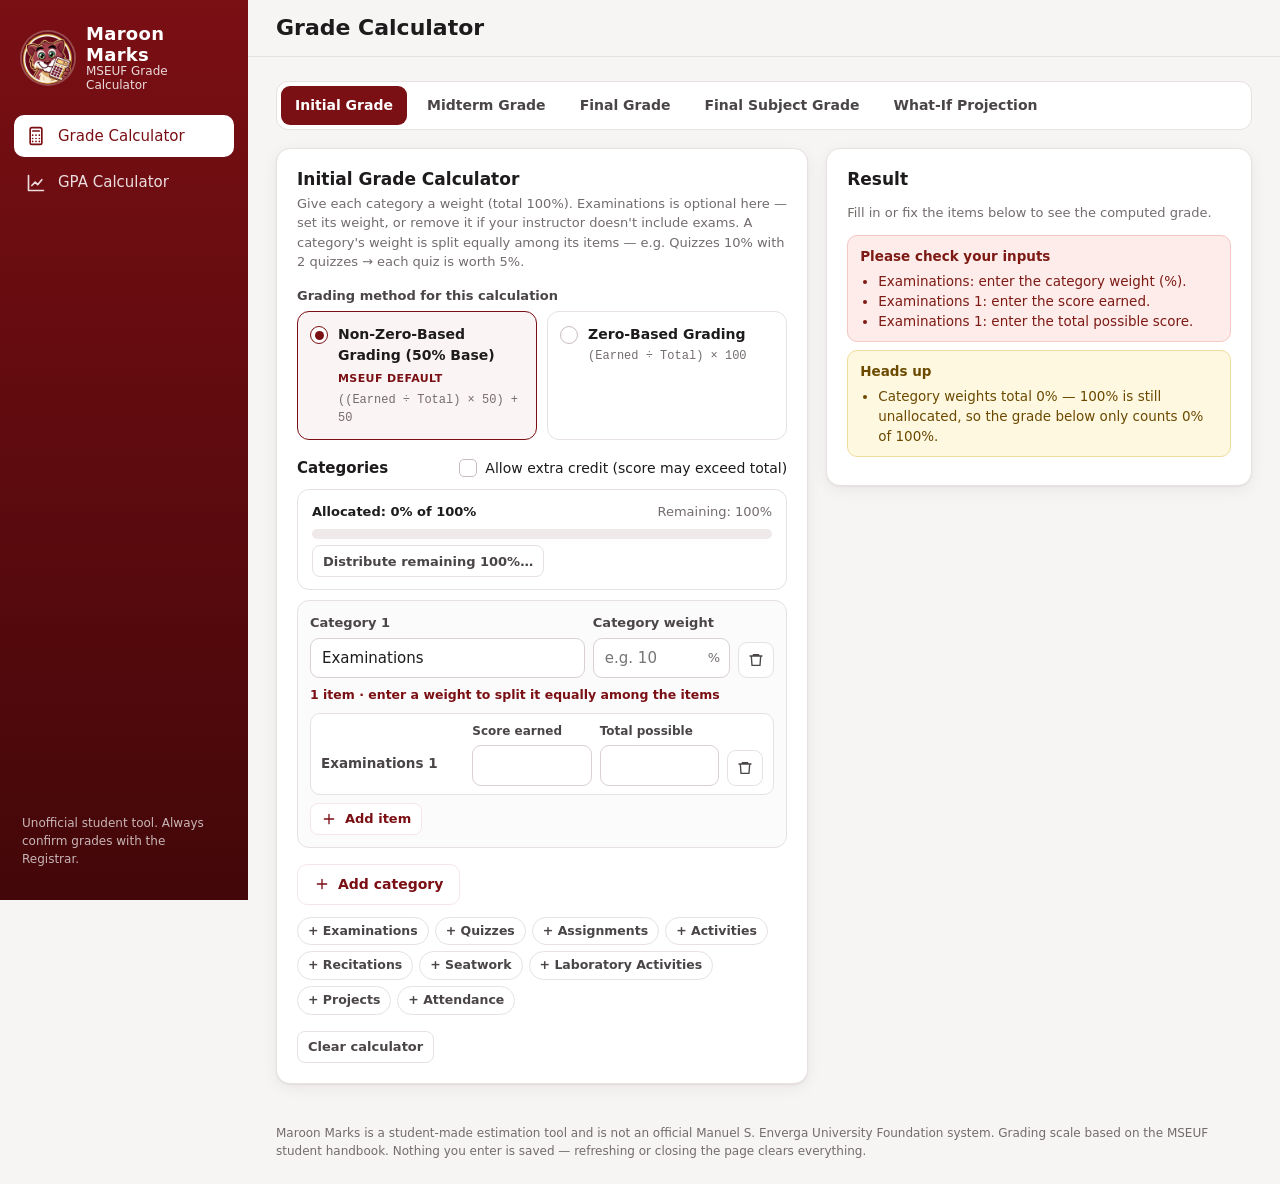
<file: source/index.html>
<!DOCTYPE html>
<html lang="en">
<head>
  <meta charset="UTF-8">
  <meta name="viewport" content="width=device-width, initial-scale=1.0">
  <meta name="theme-color" content="#7a0f14">
  <meta name="description" content="Maroon Marks — MSEUF grade calculator: compute initial, midterm, final and final subject grades, GPA and scholar classification.">
  <title>Maroon Marks</title>
  <link rel="icon" type="image/png" href="assets/favicon.png">
  <link rel="stylesheet" href="style.css">
  <script src="script.js" defer></script>
</head>
<body>
  <a class="skip-link" href="#main">Skip to content</a>

  <div class="app">
    <!-- Sidebar (desktop) -->
    <aside class="sidebar" aria-label="Main navigation">
      <div class="brand">
        <img class="brand-logo" src="assets/logo.png" alt="" width="52" height="52">
        <div class="brand-text">
          <strong>Maroon Marks</strong>
          <span>MSEUF Grade Calculator</span>
        </div>
      </div>
      <nav class="nav" id="sideNav"></nav>
      <p class="sidebar-foot">Unofficial student tool. Always confirm grades with the Registrar.</p>
    </aside>

    <div class="content">
      <header class="topbar">
        <div class="topbar-brand">
          <img class="brand-logo sm" src="assets/logo.png" alt="" width="34" height="34">
          <strong>Maroon Marks</strong>
        </div>
        <h1 id="pageTitle" class="page-title">Grade Calculator</h1>
      </header>

      <main id="main" tabindex="-1">
        <section class="view" id="view-calculator" data-title="Grade Calculator"></section>
        <section class="view" id="view-gpa" data-title="GPA Calculator"></section>
      </main>

      <footer class="app-footer">
        Maroon Marks is a student-made estimation tool and is not an official Manuel S. Enverga University Foundation system.
        Grading scale based on the MSEUF student handbook. Nothing you enter is saved — refreshing or closing the page clears everything.
      </footer>
    </div>

    <!-- Bottom navigation (mobile) -->
    <nav class="bottom-nav" id="bottomNav" aria-label="Main navigation"></nav>
  </div>

  <!-- Modal -->
  <div class="modal-backdrop" id="modal" hidden>
    <div class="modal" role="dialog" aria-modal="true" aria-labelledby="modalTitle">
      <div class="modal-head">
        <h2 id="modalTitle"></h2>
        <button class="icon-btn" data-modal-close aria-label="Close">&times;</button>
      </div>
      <div class="modal-body" id="modalBody"></div>
      <div class="modal-foot" id="modalFoot"></div>
    </div>
  </div>

  <div class="toast-wrap" id="toasts" aria-live="polite"></div>
</body>
</html>
</file>
<file: source/style.css>
/* =========================================================
   Maroon Marks — styles
   Palette: MSEUF Maroon & White (institutional colors)
   ========================================================= */
:root {
  --maroon: #7a0f14;
  --maroon-800: #5e0b0f;
  --maroon-900: #430709;
  --maroon-600: #96202a;
  --maroon-100: #f6e6e7;
  --maroon-50: #fbf4f4;
  --white: #ffffff;

  --ink: #1d1b1c;
  --ink-2: #4a4546;
  --ink-3: #736c6d;
  --line: #e7e1e1;
  --surface: #ffffff;
  --bg: #f7f4f4;

  /* Status colors (always paired with text labels) */
  --excellent: #17663f;
  --excellent-bg: #e6f4ec;
  --pass: #1f4f7a;
  --pass-bg: #e7eff7;
  --fail: #b3261e;
  --fail-bg: #fdecea;
  --inc: #8a5300;
  --inc-bg: #fff3dc;
  --drp: #4b4b4b;
  --drp-bg: #ececec;
  --review: #6b4a00;
  --review-bg: #fff8e1;

  --radius: 14px;
  --radius-sm: 10px;
  --shadow: 0 1px 2px rgba(40, 10, 12, .06), 0 4px 16px rgba(40, 10, 12, .06);
  --font: "Segoe UI", system-ui, -apple-system, Roboto, "Helvetica Neue", Arial, sans-serif;
  --mono: ui-monospace, SFMono-Regular, Menlo, Consolas, monospace;
  --sidebar: 248px;
}

* { box-sizing: border-box; }
html { -webkit-text-size-adjust: 100%; }
body {
  margin: 0;
  font-family: var(--font);
  font-size: 15px;
  line-height: 1.5;
  color: var(--ink);
  background: var(--bg);
}
h1, h2, h3, h4 { line-height: 1.25; margin: 0; }
button, input, select, textarea { font: inherit; color: inherit; }
a { color: var(--maroon); }
.skip-link { position: absolute; left: -999px; top: 8px; background: var(--maroon); color: #fff; padding: 8px 12px; border-radius: 8px; z-index: 100; }
.skip-link:focus { left: 8px; }
:focus-visible { outline: 3px solid rgba(122, 15, 20, .45); outline-offset: 2px; }
.sr-only { position: absolute; width: 1px; height: 1px; overflow: hidden; clip: rect(0 0 0 0); white-space: nowrap; }

/* ---------- Layout ---------- */
.app { display: flex; min-height: 100vh; }
.sidebar {
  position: fixed; inset: 0 auto 0 0; width: var(--sidebar);
  background: linear-gradient(180deg, var(--maroon) 0%, var(--maroon-900) 100%);
  color: #fff; display: flex; flex-direction: column; padding: 20px 14px; z-index: 20;
}
.brand { display: flex; gap: 12px; align-items: center; padding: 4px 8px 22px; }
.brand-logo { width: 52px; height: 52px; border-radius: 50%; flex: none; box-shadow: 0 0 0 2px rgba(255, 255, 255, .25); }
.brand-logo.sm { width: 34px; height: 34px; box-shadow: none; }
.brand-text { display: flex; flex-direction: column; line-height: 1.15; }
.brand-text strong { font-size: 18px; letter-spacing: .3px; }
.brand-text span { font-size: 12px; opacity: .85; }
.nav { display: flex; flex-direction: column; gap: 4px; }
.nav a {
  display: flex; align-items: center; gap: 12px; padding: 10px 12px; border-radius: 10px;
  color: rgba(255, 255, 255, .86); text-decoration: none; font-weight: 500; transition: background .15s;
}
.nav a:hover { background: rgba(255, 255, 255, .1); color: #fff; }
.nav a.active { background: #fff; color: var(--maroon); }
.nav svg, .bottom-nav svg { width: 20px; height: 20px; flex: none; }
.sidebar-foot { margin-top: auto; font-size: 12px; opacity: .7; padding: 0 8px; }

.content { flex: 1; margin-left: var(--sidebar); min-width: 0; display: flex; flex-direction: column; }
.topbar {
  position: sticky; top: 0; z-index: 10; display: flex; align-items: center; gap: 16px;
  padding: 14px 28px; background: rgba(247, 244, 244, .92); backdrop-filter: blur(8px);
  border-bottom: 1px solid var(--line);
}
.topbar-brand { display: none; align-items: center; gap: 10px; }
.page-title { font-size: 22px; flex: 1; }
main { padding: 24px 28px 40px; flex: 1; outline: none; }
.view { display: none; animation: fadeIn .25s ease; }
.view.active { display: block; }
@keyframes fadeIn { from { opacity: 0; transform: translateY(4px); } to { opacity: 1; transform: none; } }
.app-footer { font-size: 12px; color: var(--ink-3); padding: 0 28px 24px; }

.bottom-nav { display: none; }

/* ---------- Generic components ---------- */
.grid { display: grid; gap: 16px; }
.grid.cols-4 { grid-template-columns: repeat(4, minmax(0, 1fr)); }
.grid.cols-3 { grid-template-columns: repeat(3, minmax(0, 1fr)); }
.grid.cols-2 { grid-template-columns: repeat(2, minmax(0, 1fr)); }
.span-2 { grid-column: span 2; }
.stack { display: flex; flex-direction: column; gap: 16px; }
.row { display: flex; gap: 12px; align-items: center; flex-wrap: wrap; }
.row.between { justify-content: space-between; }
.mt { margin-top: 16px; }
.muted { color: var(--ink-3); }
.small { font-size: 13px; }
.tiny { font-size: 12px; }
.mono { font-family: var(--mono); }
.nowrap { white-space: nowrap; }

.card {
  background: var(--surface); border: 1px solid var(--line); border-radius: var(--radius);
  box-shadow: var(--shadow); padding: 20px;
}
.card h2 { font-size: 17px; margin-bottom: 4px; }
.card h3 { font-size: 15px; margin-bottom: 8px; }
.card-head { display: flex; justify-content: space-between; align-items: flex-start; gap: 12px; margin-bottom: 14px; flex-wrap: wrap; }
.card-head p { margin: 2px 0 0; }

.btn {
  display: inline-flex; align-items: center; justify-content: center; gap: 8px;
  border: 1px solid transparent; border-radius: 10px; padding: 9px 16px; cursor: pointer;
  font-weight: 600; font-size: 14px; background: var(--maroon); color: #fff; transition: background .15s, transform .05s;
  text-decoration: none; min-height: 40px;
}
.btn:hover { background: var(--maroon-800); }
.btn:active { transform: translateY(1px); }
.btn:disabled { opacity: .5; cursor: not-allowed; }
.btn.secondary { background: #fff; color: var(--maroon); border-color: var(--maroon-100); }
.btn.secondary:hover { background: var(--maroon-50); }
.btn.ghost { background: transparent; color: var(--ink-2); border-color: var(--line); }
.btn.ghost:hover { background: #f1eded; }
.btn.danger { background: var(--fail); }
.btn.danger:hover { background: #8f1d17; }
.btn.sm { padding: 5px 10px; min-height: 32px; font-size: 13px; border-radius: 8px; }
.btn svg { width: 16px; height: 16px; }
.icon-btn {
  border: 1px solid var(--line); background: #fff; width: 36px; height: 36px; border-radius: 9px;
  cursor: pointer; display: inline-grid; place-items: center; color: var(--ink-2); font-size: 20px; line-height: 1; flex: none;
}
.icon-btn:hover { background: var(--fail-bg); color: var(--fail); border-color: #f3c7c3; }
.icon-btn svg { width: 16px; height: 16px; }

/* Forms */
.field { display: flex; flex-direction: column; gap: 5px; min-width: 0; }
.field > span, .field > label { font-size: 13px; font-weight: 600; color: var(--ink-2); }
.field small { color: var(--ink-3); font-size: 12px; }
input[type=text], input[type=number], input[type=search], select, textarea {
  width: 100%; border: 1px solid #d9d1d1; border-radius: 9px; padding: 8px 11px; background: #fff; min-height: 40px;
  transition: border-color .15s, box-shadow .15s;
}
input:focus, select:focus, textarea:focus { outline: none; border-color: var(--maroon); box-shadow: 0 0 0 3px rgba(122, 15, 20, .14); }
input.invalid, select.invalid { border-color: var(--fail); background: #fff8f7; }
input[type=text]:hover, input[type=number]:hover, select:hover { border-color: #c5b8b8; }
input[readonly] { background: #f6f3f3; color: var(--ink-2); cursor: default; }
input[readonly]:focus { border-color: #d9d1d1; box-shadow: none; }

/* Number inputs: hide the native spinners so they match the text fields */
input[type=number] { -moz-appearance: textfield; appearance: textfield; }
input[type=number]::-webkit-inner-spin-button, input[type=number]::-webkit-outer-spin-button { -webkit-appearance: none; margin: 0; }

/* Dropdowns: custom chevron instead of the OS-styled arrow */
select {
  -webkit-appearance: none; appearance: none; cursor: pointer; padding-right: 36px;
  background-image: url("data:image/svg+xml,%3Csvg xmlns='http://www.w3.org/2000/svg' viewBox='0 0 24 24' fill='none' stroke='%237a0f14' stroke-width='2.5' stroke-linecap='round' stroke-linejoin='round'%3E%3Cpath d='M6 9l6 6 6-6'/%3E%3C/svg%3E");
  background-repeat: no-repeat; background-position: right 11px center; background-size: 16px;
}
select::-ms-expand { display: none; }
select option { color: var(--ink); background: #fff; }

/* Custom dropdown (themed replacement for the OS-drawn select list) */
.mm-select { position: relative; min-width: 0; }
.mm-native { display: none !important; }
.mm-trigger {
  width: 100%; min-height: 40px; display: flex; align-items: center; justify-content: space-between; gap: 8px;
  border: 1px solid #d9d1d1; border-radius: 9px; padding: 8px 11px; background: #fff; cursor: pointer;
  text-align: left; font-size: 15px; transition: border-color .15s, box-shadow .15s;
}
.mm-trigger:hover { border-color: #c5b8b8; }
.mm-trigger:focus-visible, .mm-select.open .mm-trigger { outline: none; border-color: var(--maroon); box-shadow: 0 0 0 3px rgba(122, 15, 20, .14); }
.mm-value { min-width: 0; overflow: hidden; text-overflow: ellipsis; white-space: nowrap; }
.mm-trigger.placeholder .mm-value { color: var(--ink-3); }
.mm-trigger svg { width: 16px; height: 16px; flex: none; color: var(--maroon); transition: transform .15s; }
.mm-select.open .mm-trigger svg { transform: rotate(180deg); }
.mm-list {
  position: absolute; left: 0; top: calc(100% + 6px); z-index: 40; margin: 0; padding: 6px; list-style: none;
  min-width: 100%; width: max-content; max-width: min(380px, calc(100vw - 24px)); max-height: 280px; overflow-y: auto;
  background: #fff; border: 1px solid var(--line); border-radius: 12px; box-shadow: 0 12px 32px rgba(40, 10, 12, .16);
  animation: fadeIn .12s ease;
}
.mm-list[hidden] { display: none; }
.mm-select.up .mm-list { top: auto; bottom: calc(100% + 6px); }
.mm-select.right .mm-list { left: auto; right: 0; }
.mm-option {
  display: flex; justify-content: space-between; align-items: center; gap: 14px;
  padding: 8px 10px; border-radius: 8px; font-size: 14px; color: var(--ink); cursor: pointer; white-space: nowrap;
}
.mm-option:hover, .mm-option.active { background: var(--maroon-50); color: var(--maroon); }
.mm-option.selected { font-weight: 700; color: var(--maroon); }
.mm-option.selected::after { content: "✓"; font-weight: 800; }
.suggest-host { position: relative; }
.suggest-list { right: 0; width: auto; max-width: none; }
.suggest-host.up .suggest-list { top: auto; bottom: calc(100% + 6px); }
.suggest-list .mm-option mark { background: none; color: inherit; font-weight: 800; }


/* Checkboxes and radios */
input[type=checkbox], input[type=radio] {
  -webkit-appearance: none; appearance: none; width: 18px; height: 18px; margin: 0; flex: none; cursor: pointer;
  border: 1.5px solid #c9bdbd; background: #fff; display: inline-grid; place-content: center; transition: border-color .15s, background .15s;
}
input[type=checkbox] { border-radius: 5px; }
input[type=radio] { border-radius: 50%; }
input[type=checkbox]:hover, input[type=radio]:hover { border-color: var(--maroon-600); }
input[type=checkbox]:checked { background: var(--maroon); border-color: var(--maroon); }
input[type=checkbox]:checked::before {
  content: ""; width: 10px; height: 10px; background: #fff;
  clip-path: polygon(14% 44%, 0 59%, 40% 100%, 100% 22%, 86% 8%, 39% 70%);
}
input[type=radio]:checked { border-color: var(--maroon); }
input[type=radio]:checked::before { content: ""; width: 9px; height: 9px; border-radius: 50%; background: var(--maroon); }
input[type=checkbox]:focus-visible, input[type=radio]:focus-visible { outline: 3px solid rgba(122, 15, 20, .3); outline-offset: 2px; }

/* Range slider */
input[type=range] { -webkit-appearance: none; appearance: none; width: 100%; height: 8px; border-radius: 999px; background: #efe6e6; cursor: pointer; }
input[type=range]::-webkit-slider-thumb {
  -webkit-appearance: none; width: 20px; height: 20px; border-radius: 50%; background: var(--maroon);
  border: 3px solid #fff; box-shadow: 0 0 0 1px var(--maroon), 0 2px 6px rgba(40, 10, 12, .25);
}
input[type=range]::-moz-range-thumb { width: 16px; height: 16px; border-radius: 50%; background: var(--maroon); border: 3px solid #fff; box-shadow: 0 0 0 1px var(--maroon); }
input[type=range]::-moz-range-progress { background: var(--maroon); height: 8px; border-radius: 999px; }
input[type=range]:focus { box-shadow: 0 0 0 3px rgba(122, 15, 20, .14); }
.check { display: inline-flex; align-items: center; gap: 8px; cursor: pointer; font-size: 14px; }
.form-grid { display: grid; grid-template-columns: repeat(2, minmax(0, 1fr)); gap: 14px; }
.form-grid .full { grid-column: 1 / -1; }
.input-suffix { position: relative; }
.input-suffix input { padding-right: 28px; }
.input-suffix::after { content: attr(data-suffix); position: absolute; right: 10px; top: 50%; transform: translateY(-50%); color: var(--ink-3); font-size: 13px; pointer-events: none; }

/* Tabs */
.tabs { display: flex; gap: 6px; overflow-x: auto; padding: 4px; background: #fff; border: 1px solid var(--line); border-radius: 12px; margin-bottom: 18px; scrollbar-width: thin; }
.tab {
  border: none; background: transparent; padding: 9px 14px; border-radius: 9px; cursor: pointer;
  font-weight: 600; color: var(--ink-2); white-space: nowrap; font-size: 14px; text-decoration: none;
}
.tab:hover { background: var(--maroon-50); color: var(--maroon); }
.tab.active { background: var(--maroon); color: #fff; }

/* Method picker */
.method-picker { border: none; padding: 0; margin: 0; display: grid; grid-template-columns: 1fr 1fr; gap: 10px; }
.method-picker legend { font-size: 13px; font-weight: 700; color: var(--ink-2); margin-bottom: 6px; padding: 0; }
.seg {
  display: flex; gap: 10px; align-items: flex-start; border: 1.5px solid var(--line); border-radius: 12px; padding: 12px;
  cursor: pointer; background: #fff; transition: border-color .15s, background .15s;
}
.seg:hover { border-color: var(--maroon-600); }
.seg.active { border-color: var(--maroon); background: var(--maroon-50); }
.seg input { margin-top: 2px; }
.seg strong { display: block; font-size: 14px; }
.seg small { display: block; font-family: var(--mono); font-size: 12px; color: var(--ink-3); margin-top: 2px; }
.seg .default-tag { font-family: var(--font); font-size: 11px; font-weight: 700; color: var(--maroon); text-transform: uppercase; letter-spacing: .4px; }

/* Component editor rows */
.section-label { display: flex; justify-content: space-between; align-items: center; gap: 10px; flex-wrap: wrap; margin: 18px 0 10px; }
.section-label h3 { font-size: 15px; margin: 0; }
.section-label .tag { font-size: 12px; font-weight: 700; color: var(--maroon); background: var(--maroon-50); border: 1px solid var(--maroon-100); padding: 3px 8px; border-radius: 999px; }
.cat-list { display: flex; flex-direction: column; gap: 12px; }
.cat-card { border: 1px solid var(--line); border-radius: 12px; background: #fcfbfb; padding: 12px; display: flex; flex-direction: column; gap: 8px; }
.cat-head { display: grid; grid-template-columns: minmax(0, 2fr) minmax(0, 1fr) auto; gap: 8px; align-items: end; }
.cat-card.fixed { border-color: var(--maroon-100); background: var(--maroon-50); }
.lock-tag { align-self: center; margin-top: 18px; font-size: 11px; font-weight: 700; text-transform: uppercase; letter-spacing: .4px; color: var(--maroon); background: #fff; border: 1px solid var(--maroon-100); border-radius: 999px; padding: 4px 9px; }
.cat-share { font-size: 12.5px; font-weight: 600; color: var(--maroon); }
.cat-share:empty { display: none; }
.item-list { display: flex; flex-direction: column; gap: 6px; }
.item-row {
  display: grid; grid-template-columns: minmax(0, 1.2fr) minmax(0, 1fr) minmax(0, 1fr) auto;
  gap: 8px; align-items: end; padding: 8px 10px; border: 1px solid var(--line); border-radius: 10px; background: #fff;
}
.item-row.named { grid-template-columns: minmax(0, 2fr) minmax(0, 1fr) minmax(0, 1fr) auto; }
.item-row .field > span { font-size: 12px; }
.item-label { font-size: 13.5px; font-weight: 600; color: var(--ink-2); align-self: center; padding-top: 18px; overflow-wrap: anywhere; }
.row-pct { font-size: 12px; color: var(--ink-3); grid-column: 1 / -1; margin-top: -2px; }
.row-pct:empty { display: none; }
.gpa-list { display: flex; flex-direction: column; gap: 8px; }
.gpa-row {
  display: grid; grid-template-columns: minmax(0, 1.5fr) minmax(0, .6fr) minmax(0, 1.5fr) auto;
  gap: 8px; align-items: end; padding: 10px; border: 1px solid var(--line); border-radius: 12px; background: #fcfbfb;
}
.gpa-row .field > span { font-size: 12px; }
.gpa-out { grid-column: 1 / -1; font-size: 12.5px; color: var(--ink-2); display: flex; gap: 6px; align-items: center; flex-wrap: wrap; }
.gpa-out:empty { display: none; }
input:disabled { background: #f3f1f1; color: var(--ink-3); }
.empty-inline { padding: 18px; text-align: center; border: 1.5px dashed var(--line); border-radius: 12px; color: var(--ink-3); background: #fff; }
.chips { display: flex; flex-wrap: wrap; gap: 6px; }
.chip {
  display: inline-flex; align-items: center; gap: 6px; border: 1px solid var(--line); background: #fff; color: var(--ink-2);
  padding: 4px 10px; border-radius: 999px; font-size: 12.5px; font-weight: 600; cursor: pointer;
}
button.chip:hover { border-color: var(--maroon); color: var(--maroon); }
.chip.active { background: var(--maroon); border-color: var(--maroon); color: #fff; }

/* Allocation meter */
.alloc { border: 1px solid var(--line); border-radius: 12px; padding: 12px 14px; background: #fff; margin-bottom: 10px; }
.alloc-bar { height: 10px; border-radius: 999px; background: #efe9e9; overflow: hidden; margin: 8px 0 6px; }
.alloc-bar > div { height: 100%; background: var(--maroon); border-radius: inherit; transition: width .3s ease; }
.alloc.over .alloc-bar > div { background: var(--fail); }
.alloc.full .alloc-bar > div { background: var(--excellent); }

/* Results */
.calc-layout { display: grid; grid-template-columns: minmax(0, 1.25fr) minmax(0, 1fr); gap: 18px; align-items: start; }
.result-card { position: sticky; top: 84px; }
.result-big { display: flex; align-items: baseline; gap: 8px; flex-wrap: wrap; }
.result-big .num { font-size: 44px; font-weight: 800; color: var(--maroon); letter-spacing: -1px; line-height: 1.05; }
.result-big .unit { font-size: 20px; font-weight: 700; color: var(--maroon); }
.kv { display: grid; grid-template-columns: auto 1fr; gap: 6px 14px; font-size: 14px; margin: 12px 0; }
.kv dt { color: var(--ink-3); }
.kv dd { margin: 0; font-weight: 600; text-align: right; }
.steps { background: var(--maroon-50); border: 1px solid var(--maroon-100); border-radius: 12px; padding: 12px 14px; margin-top: 12px; }
.steps h4 { font-size: 13px; text-transform: uppercase; letter-spacing: .5px; color: var(--maroon); margin-bottom: 8px; }
.steps ol { margin: 0; padding-left: 18px; }
.steps li { margin: 4px 0; font-size: 13.5px; }
.formula { font-family: var(--mono); font-size: 12.5px; background: #fff; border: 1px solid var(--maroon-100); border-radius: 8px; padding: 6px 9px; display: block; margin-top: 4px; overflow-x: auto; white-space: nowrap; }

.alert { border-radius: 10px; padding: 10px 12px; font-size: 13.5px; margin: 8px 0; border: 1px solid; }
.alert ul { margin: 4px 0 0; padding-left: 18px; }
.alert.error { background: var(--fail-bg); border-color: #f3c7c3; color: #7d1a14; }
.alert.warn { background: var(--review-bg); border-color: #f0dc9c; color: var(--review); }
.alert.info { background: var(--pass-bg); border-color: #c8d9ea; color: var(--pass); }
.alert.ok { background: var(--excellent-bg); border-color: #bfe0cc; color: var(--excellent); }

/* Tables */
.table-wrap { overflow-x: auto; border: 1px solid var(--line); border-radius: 12px; }
table { width: 100%; border-collapse: collapse; font-size: 13.5px; background: #fff; }
th, td { padding: 9px 12px; text-align: left; border-bottom: 1px solid var(--line); vertical-align: middle; }
th { font-size: 12px; text-transform: uppercase; letter-spacing: .4px; color: var(--ink-3); background: #faf7f7; font-weight: 700; white-space: nowrap; }
tr:last-child td { border-bottom: none; }
td.num, th.num { text-align: right; font-variant-numeric: tabular-nums; }
tfoot td { font-weight: 700; background: #faf7f7; }
tr.group-row td { font-weight: 700; background: #fcf8f8; }
tr.sub-row td:first-child { padding-left: 26px; color: var(--ink-2); }

/* Badges */
.badge {
  display: inline-flex; align-items: center; gap: 5px; padding: 3px 9px; border-radius: 999px; font-size: 12px; font-weight: 700;
  border: 1px solid transparent; white-space: nowrap;
}
.badge.excellent { background: var(--excellent-bg); color: var(--excellent); border-color: #bfe0cc; }
.badge.pass { background: var(--pass-bg); color: var(--pass); border-color: #c8d9ea; }
.badge.fail { background: var(--fail-bg); color: var(--fail); border-color: #f3c7c3; }
.badge.inc { background: var(--inc-bg); color: var(--inc); border-color: #f2d49b; }
.badge.drp { background: var(--drp-bg); color: var(--drp); border-color: #d4d4d4; }
.badge.review { background: var(--review-bg); color: var(--review); border-color: #f0dc9c; }
.badge.pending { background: #f3f1f1; color: var(--ink-3); border-color: var(--line); }
.badge.method { background: var(--maroon-50); color: var(--maroon); border-color: var(--maroon-100); }
.badge.estimate { background: #efeaff; color: #4b3a8f; border-color: #d8cff7; }

/* Scholar classification */
.scholar {
  display: flex; gap: 14px; align-items: center; border-radius: var(--radius); padding: 16px 18px; border: 2px solid var(--line); background: #fff;
}
.scholar .scholar-icon { width: 48px; height: 48px; border-radius: 50%; display: grid; place-items: center; font-size: 24px; flex: none; background: #f3f1f1; color: var(--ink-3); }
.scholar strong { display: block; font-size: 18px; }
.scholar.university { border-color: var(--maroon); background: linear-gradient(120deg, var(--maroon) 0%, var(--maroon-800) 100%); color: #fff; }
.scholar.university .scholar-icon { background: #fff; color: var(--maroon); }
.scholar.college { border-color: var(--maroon); background: var(--maroon-50); color: var(--maroon-900); }
.scholar.college .scholar-icon { background: var(--maroon); color: #fff; }
.scholar .congrats { font-size: 13px; margin-top: 2px; }
.scholar.university .muted { color: rgba(255, 255, 255, .8); }
.scholar.ineligible { border-color: #f3c7c3; background: var(--fail-bg); color: #7d1a14; }
.scholar.ineligible .scholar-icon { background: var(--fail); color: #fff; font-size: 20px; }
.scholar .disq { margin: 6px 0 4px; padding-left: 18px; font-size: 13px; }
.scholar .disq strong { display: inline; font-size: inherit; }
.gpa-table th .th-sub { font-size: 10px; font-weight: 600; text-transform: none; letter-spacing: 0; color: var(--ink-3); }
.gpa-table tr.row-excluded td { color: var(--ink-3); background: #fcfbfb; }
.gpa-divide { display: flex; flex-direction: column; gap: 4px; margin-top: 10px; }
.gpa-divide .formula { font-size: 14px; white-space: normal; }
.gpa-divide .formula strong { color: var(--maroon); }
.celebrate { animation: pop .5s ease; }
@keyframes pop { 0% { transform: scale(.97); } 60% { transform: scale(1.015); } 100% { transform: scale(1); } }

/* Scale reference table */
.scale-table td:first-child { font-weight: 700; }

/* What-if */
.estimate-banner svg { width: 16px; height: 16px; flex: none; }
.result-head { display: flex; justify-content: space-between; align-items: center; gap: 10px; }
.result-head h2 { margin: 0; min-width: 0; }
.result-head > .btn { flex: none; }
.result-sub { display: flex; flex-wrap: wrap; align-items: center; gap: 6px 10px; margin: 10px 0 12px; }
.ok-text { color: var(--excellent) !important; font-weight: 600; }
.estimate-banner { display: flex; gap: 8px; align-items: center; background: #efeaff; color: #4b3a8f; border: 1px solid #d8cff7; border-radius: 10px; padding: 8px 12px; font-size: 13px; font-weight: 600; margin-bottom: 14px; }
.slider-row { display: grid; grid-template-columns: 1fr 110px; gap: 12px; align-items: center; }

/* Modal */
.modal-backdrop { position: fixed; inset: 0; background: rgba(30, 8, 10, .45); display: grid; place-items: center; padding: 16px; z-index: 50; animation: fadeIn .15s ease; }
.modal-backdrop[hidden] { display: none; }
.modal { background: #fff; border-radius: 16px; width: min(640px, 100%); max-height: calc(100vh - 32px); display: flex; flex-direction: column; box-shadow: 0 20px 60px rgba(0, 0, 0, .25); }
.modal-head { display: flex; justify-content: space-between; align-items: center; padding: 16px 20px; border-bottom: 1px solid var(--line); }
.modal-head h2 { font-size: 18px; }
.modal-head .icon-btn:hover { background: #f1eded; color: var(--ink); border-color: var(--line); }
.modal-body { padding: 18px 20px; overflow-y: auto; }
.modal-foot { padding: 14px 20px; border-top: 1px solid var(--line); display: flex; justify-content: flex-end; gap: 8px; flex-wrap: wrap; }
.modal-foot:empty { display: none; }

/* Toast */
.toast-wrap { position: fixed; right: 18px; bottom: 18px; display: flex; flex-direction: column; gap: 8px; z-index: 60; }
.toast { background: var(--ink); color: #fff; padding: 11px 16px; border-radius: 10px; font-size: 14px; box-shadow: 0 8px 24px rgba(0, 0, 0, .2); animation: toastIn .2s ease; max-width: 340px; }
.toast.success { background: var(--excellent); }
.toast.error { background: var(--fail); }
@keyframes toastIn { from { opacity: 0; transform: translateY(8px); } to { opacity: 1; transform: none; } }

/* ---------- Responsive ---------- */
@media (max-width: 1180px) {
  .grid.cols-4 { grid-template-columns: repeat(2, minmax(0, 1fr)); }
  .calc-layout { grid-template-columns: minmax(0, 1fr); }
  .result-card { position: static; }
}
@media (max-width: 900px) {
  .sidebar { display: none; }
  .content { margin-left: 0; }
  .topbar { padding: 12px 16px; flex-wrap: wrap; gap: 8px; }
  .topbar-brand { display: flex; width: 100%; }
  .page-title { font-size: 19px; }
  main { padding: 16px 14px 96px; }
  .app-footer { padding: 0 16px 96px; }
  .bottom-nav {
    display: grid; grid-template-columns: repeat(2, 1fr); position: fixed; left: 0; right: 0; bottom: 0; z-index: 30;
    background: #fff; border-top: 1px solid var(--line); padding: 6px 4px calc(6px + env(safe-area-inset-bottom));
    box-shadow: 0 -4px 16px rgba(40, 10, 12, .06);
  }
  .bottom-nav a { display: flex; flex-direction: column; align-items: center; gap: 2px; font-size: 10.5px; color: var(--ink-3); text-decoration: none; padding: 6px 2px; border-radius: 10px; font-weight: 600; text-align: center; }
  .bottom-nav a.active { color: var(--maroon); background: var(--maroon-50); }
  .grid.cols-3, .grid.cols-2 { grid-template-columns: 1fr; }
  .span-2 { grid-column: auto; }
  .toast-wrap { bottom: 84px; left: 14px; right: 14px; }
}
@media (max-width: 640px) {
  .grid.cols-4 { grid-template-columns: 1fr 1fr; gap: 10px; }
  .card { padding: 16px; }
  .method-picker { grid-template-columns: 1fr; }
  .cat-head { grid-template-columns: 1fr auto; }
  .cat-head .f-name { grid-column: 1 / -1; }
  .item-row, .item-row.named { grid-template-columns: 1fr 1fr auto; }
  .gpa-row { grid-template-columns: minmax(0, .75fr) minmax(0, 1.6fr) auto; }
  th, td { padding: 8px 7px; }
  table { font-size: 13px; }
  th { font-size: 11px; letter-spacing: .2px; }
  .item-row .f-name, .item-row .item-label, .gpa-row .field:first-child { grid-column: 1 / -1; }
  .item-label { padding-top: 0; }
  .form-grid { grid-template-columns: 1fr; }
  .result-big .num { font-size: 38px; }
  .kv { grid-template-columns: 1fr auto; }
}

@media (prefers-reduced-motion: reduce) {
  *, *::before, *::after { animation: none !important; transition: none !important; }
}
@media print {
  .sidebar, .bottom-nav, .topbar, .app-footer { display: none; }
  .content { margin: 0; }
}
</file>
